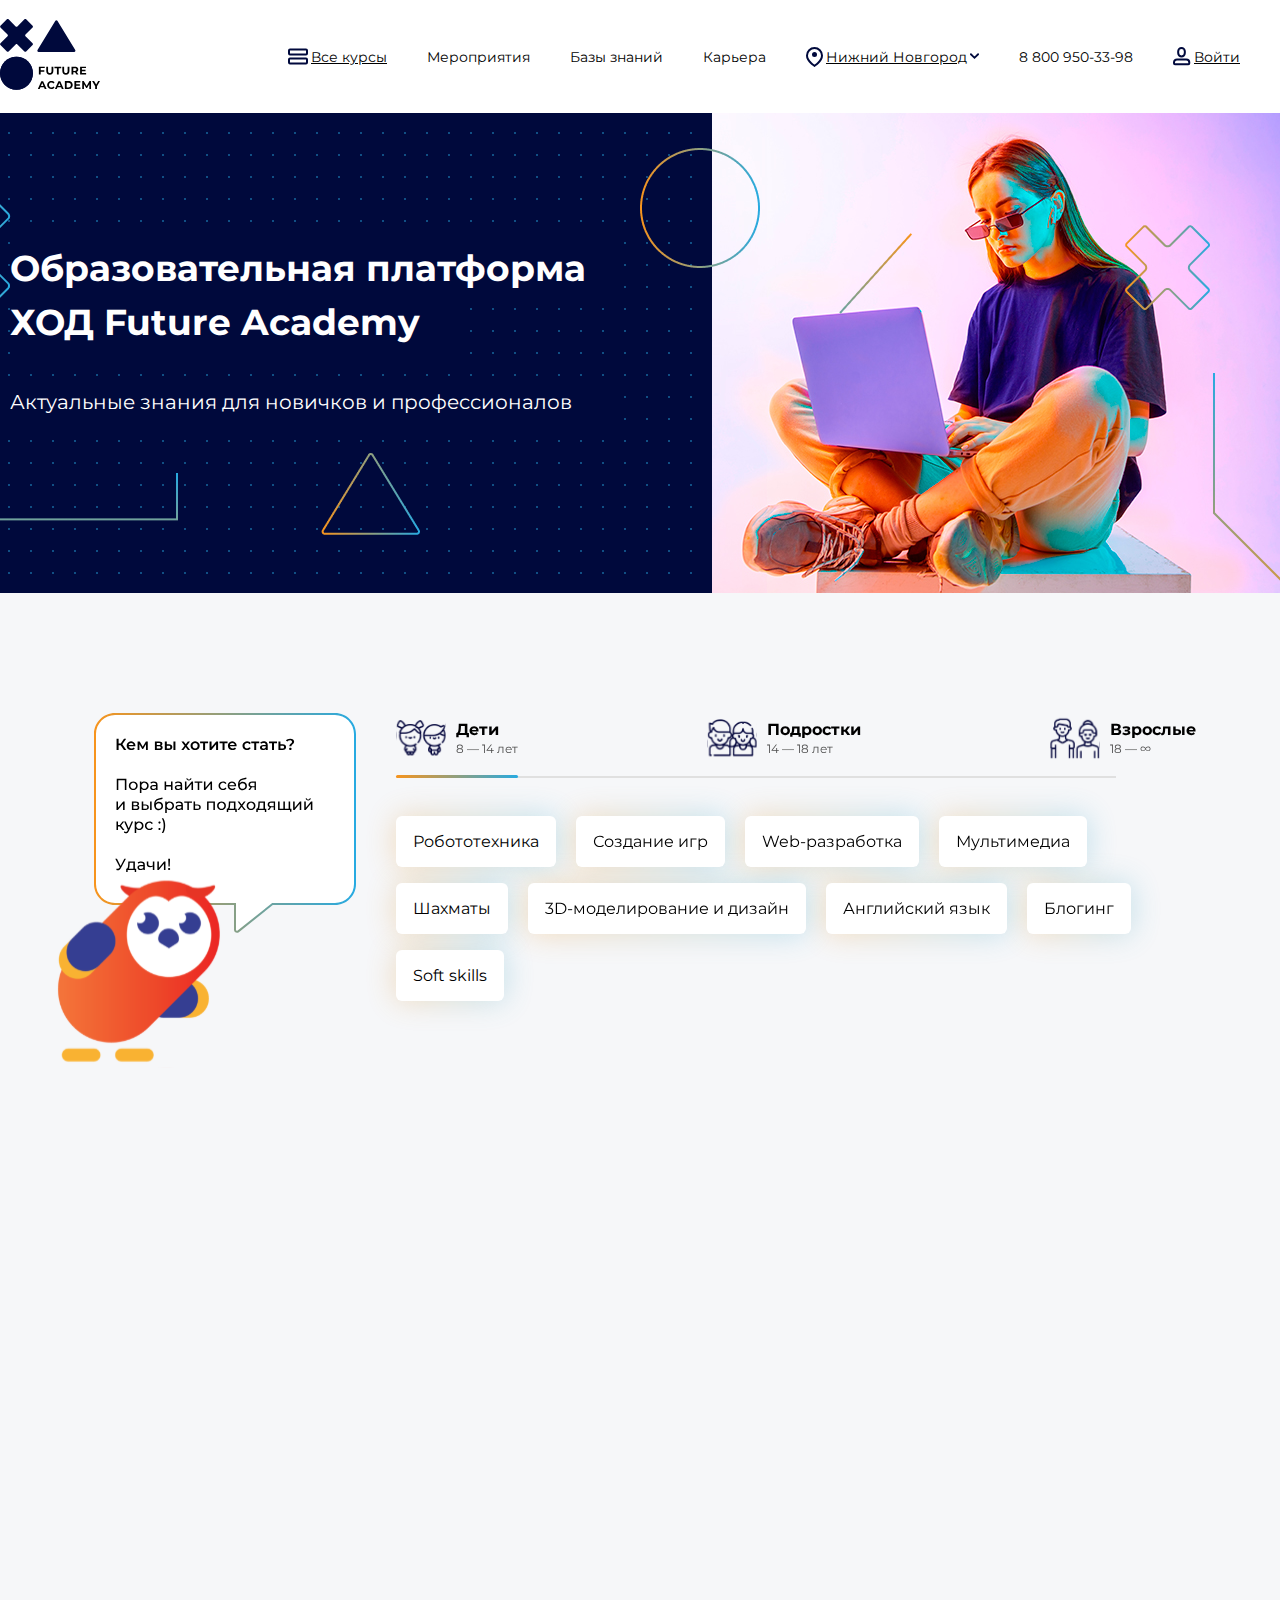
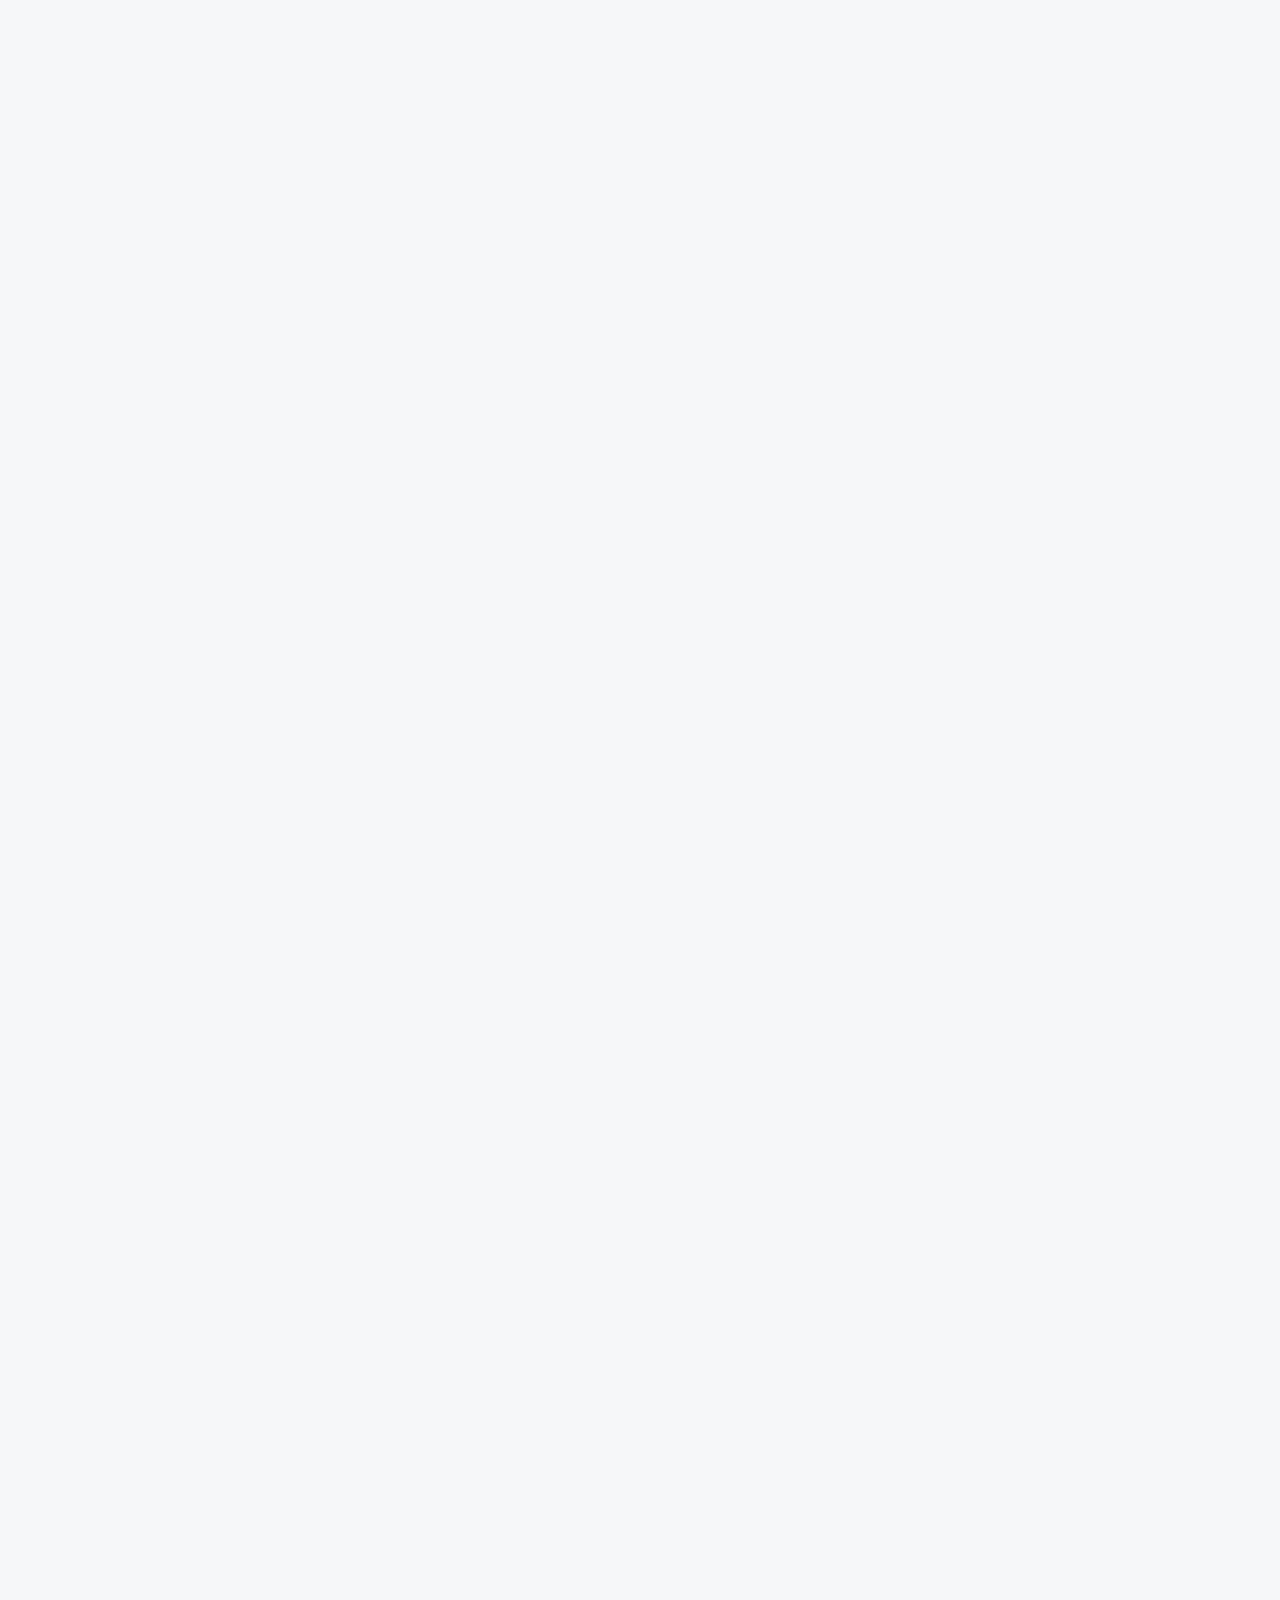
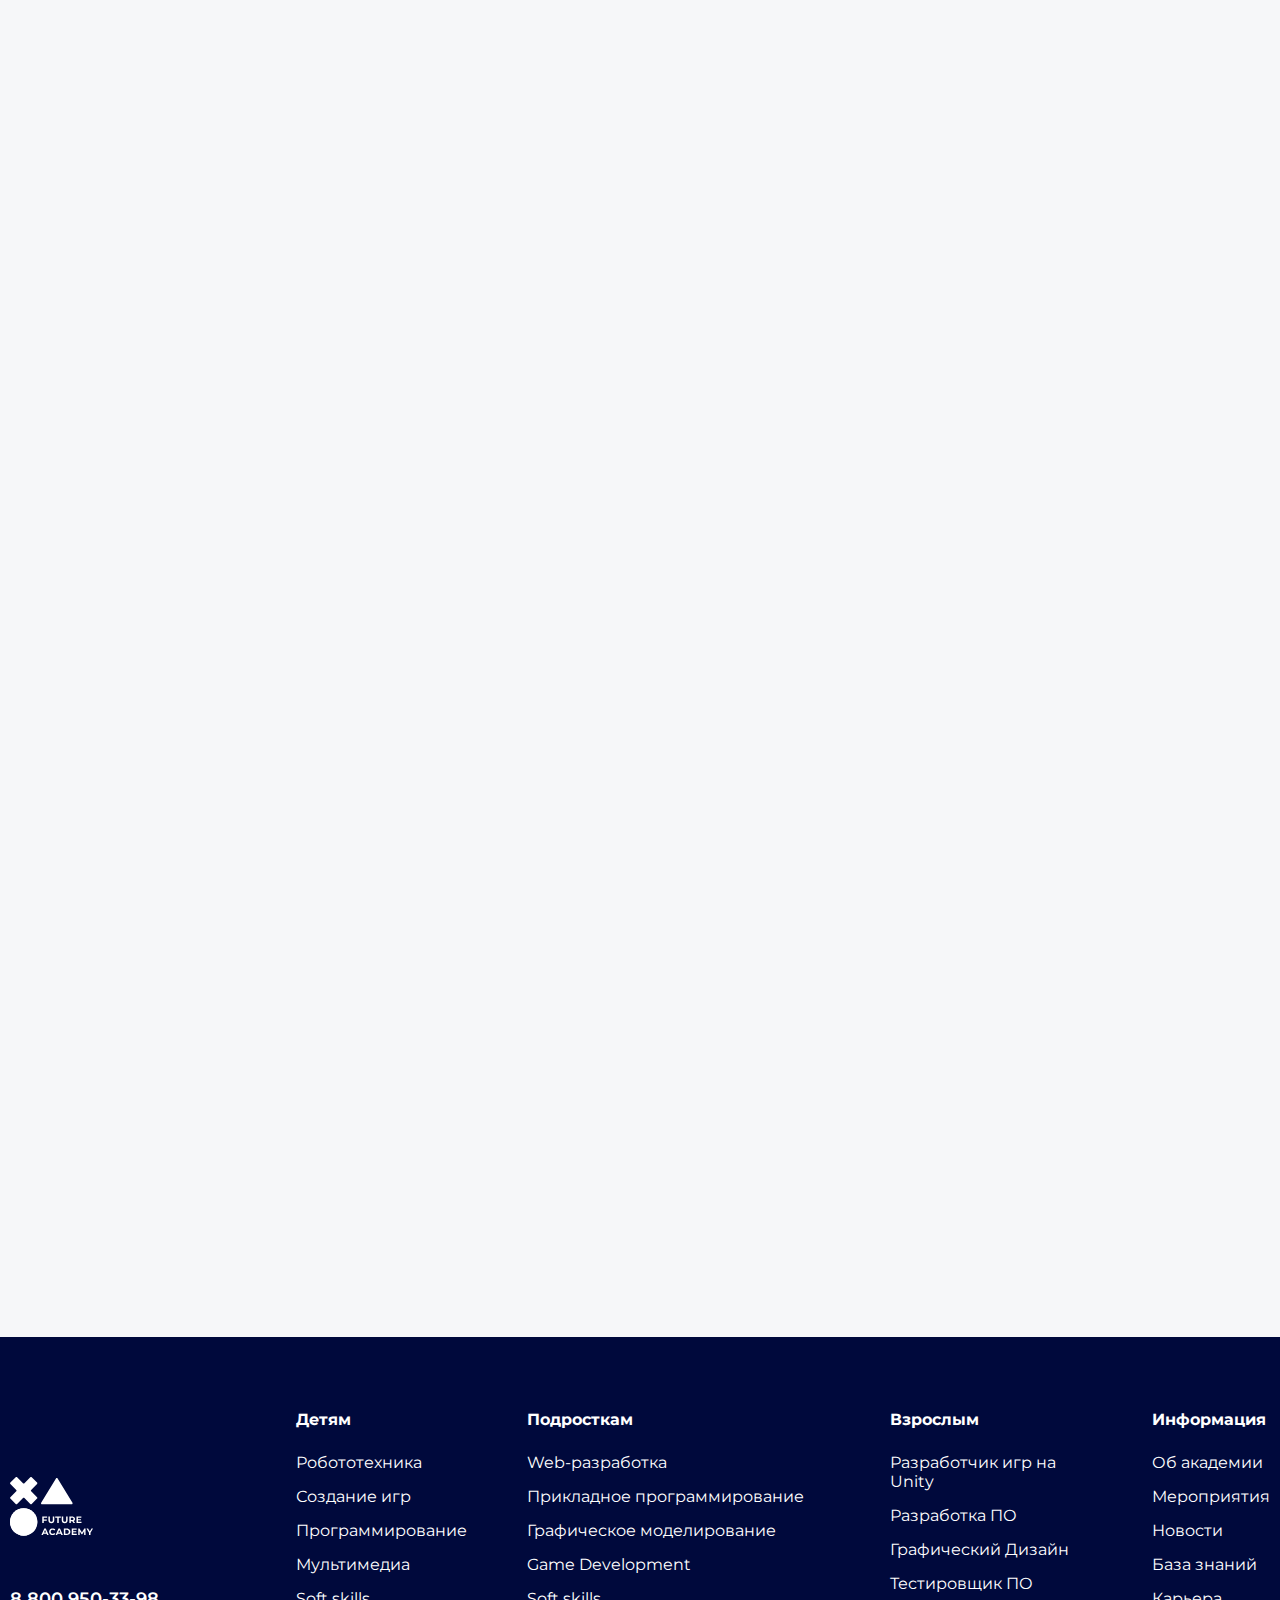
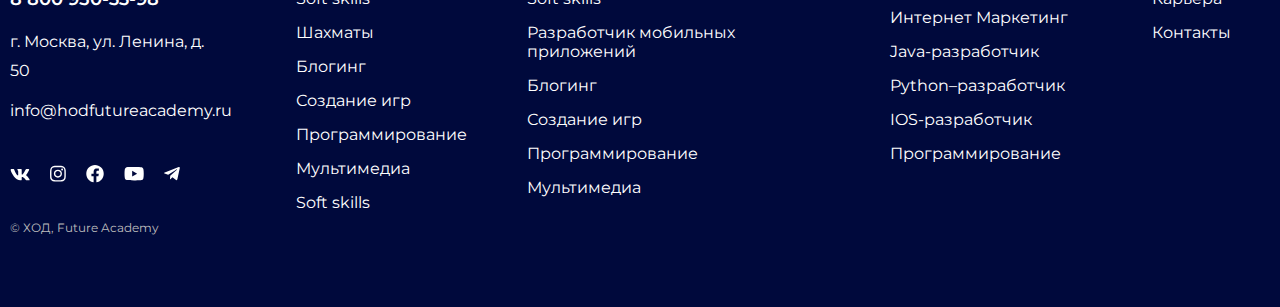
<file: index.html>
<!DOCTYPE html>
<html lang="en">
  <head>
    <meta charset="UTF-8" />
    <meta name="viewport" content="width=device-width, initial-scale=1.0" />
    <title>Future academy</title>
    <link rel="stylesheet" href="css/hamb.css" />
    <link rel="stylesheet" href="https://unpkg.com/aos@next/dist/aos.css" />
    <link
      rel="stylesheet"
      href="https://cdn.jsdelivr.net/npm/swiper@11/swiper-bundle.min.css"
    />
    <link rel="stylesheet" href="css/style.css" />
  </head>

  <body>
    <header class="header">
      <nav class="header__nav container">
        <a class="logo" href="#footer">
          <picture>
            <source
              srcset="images/icons/logo-mobile.svg"
              media="(max-width: 768px)"
            />
            <img class="logo__img" src="images/icons/logo.svg" alt="logo" />
          </picture>
        </a>

        <div class="menu">
          <ul class="menu__list">
            <li class="menu__list-item menu__list-link--courses">
              <svg xmlns="http://www.w3.org/2000/svg" width="20" height="17" viewBox="0 0 20 17" fill="none">
                <rect x="1" y="1.51392" width="18" height="4.99717" rx="1" stroke="#00093C" stroke-width="2"/>
                <rect x="1" y="10.4858" width="18" height="5" rx="1" stroke="#00093C" stroke-width="2"/>
              </svg>
              <a class="menu__list-link" href="#content"> Все курсы </a>
            </li>

            <li class="menu__list-item">
              <a class="menu__list-link__with-underline" href="#">
                Мероприятия
              </a>
            </li>

            <li class="menu__list-item">
              <a class="menu__list-link__with-underline" href="#">
                Базы знаний
              </a>
            </li>

            <li class="menu__list-item">
              <a class="menu__list-link__with-underline" href="#"> Карьера </a>
            </li>

            <li class="menu__list-item menu__list-link--address">
              <svg xmlns="http://www.w3.org/2000/svg" width="17" height="20" viewBox="0 0 17 20" fill="none">
                <path d="M16 8.5C16 11.3282 14.13 13.9545 12.0535 15.9699C11.036 16.9575 10.0146 17.754 9.24613 18.304C8.95504 18.5123 8.70155 18.6843 8.5 18.8171C8.29845 18.6843 8.04496 18.5123 7.75387 18.304C6.98537 17.754 5.96395 16.9575 4.94648 15.9699C2.86999 13.9545 1 11.3282 1 8.5C1 4.35786 4.35786 1 8.5 1C12.6421 1 16 4.35786 16 8.5Z" stroke="#00093C" stroke-width="2"/>
                <circle cx="8.5" cy="7.5" r="2.5" fill="#00093C"/>
              </svg>
              <a class="menu__list-link" href="#"> Нижний Новгород </a>
              <svg xmlns="http://www.w3.org/2000/svg" width="9" height="7" viewBox="0 0 10 7" fill="none">
                <path d="M1 1L5 5L9 1" stroke="#00093C" stroke-width="2" stroke-linecap="round"/>
              </svg>
            </li>

            <li class="menu__list-item">
              <a
                class="menu__list-link__with-underline menu__list-link--tel"
                href="tel:+88009503398"
              >
                8 800 950-33-98
              </a>
            </li>

            <li class="menu__list-item">
              <a class="menu__list-link menu__list-link--user" href="#">
                <svg xmlns="http://www.w3.org/2000/svg" width="18" height="19" viewBox="0 0 18 19" fill="none">
                  <rect x="5.18024" y="1" width="6.63833" height="8.41108" rx="3.31917" stroke="#00093C" stroke-width="2"/>
                  <path d="M1 15.4111C1 13.7543 2.34315 12.4111 4 12.4111H13.2795C14.9364 12.4111 16.2795 13.7543 16.2795 15.4111V16.3229C16.2795 16.8752 15.8318 17.3229 15.2795 17.3229H2C1.44772 17.3229 1 16.8752 1 16.3229V15.4111Z" stroke="#00093C" stroke-width="2"/>
                </svg>
                Войти
              </a>
            </li>
          </ul>
        </div>

        <button class="hamburger hamburger--squeeze" type="button">
          <span class="hamburger-box">
            <span class="hamburger-inner"></span>
          </span>
        </button>
      </nav>
    </header>

    <main class="main">
      <section
        class="top-picture"
        style="background-image: url('images/background/darker-bg.png')"
      >
        <div class="top-picture__text container">
          <h2 class="top-picture__title">
            Образовательная платформа
            <span>ХОД Future Academy</span>
          </h2>
          <p class="top-picture__subtitle">
            Актуальные знания для новичков и профессионалов
          </p>
        </div>
      </section>

      <section class="content" id="content">
        <div class="container">
          <div class="filter" data-aos="fade-up">
            <picture class="filter_img">
              <source
                src="images/owl/owl-mobile.svg"
                media="(max-width:1190px)"
              />
              <img
                class="owl_img--mobile"
                src="images/owl/owl-mobile.svg"
                alt="owl_img"
              />
              <img class="owl_img" src="images/owl/owl.svg" alt="owl_img" />
            </picture>
            <div class="filter_tabs">
              <ul class="filter_tabs__list">
                <li class="filter_tabs__item is-active">
                  <img class="filter_tabs__link--img" src="images/icons/children.svg" alt="#"/>
                  <a class="filter_tabs__link filter_tabs__link--active" href="#tab-1">
                    Дети
                    <span>8 — 14 лет</span>
                  </a>
                </li>

                <li class="filter_tabs__item">
                  <img src="images/icons/teenagers.svg" alt="" class="filter_tabs__link--img"/>
                  <a class="filter_tabs__link filter_tabs__link--teenagers" href="#tab-2">
                    Подростки
                    <span>14 — 18 лет</span>
                  </a>
                </li>

                <li class="filter_tabs__item">
                  <img src="images/icons/adults.svg" alt="" class="filter_tabs__link--img"/>
                  <a class="filter_tabs__link filter_tabs__link--adults" href="#tab-3">
                    Взрослые
                    <span>18 — ∞</span>
                  </a>
                </li>
              </ul>

              <div class="filter_tabs__content">
                <div class="filter_tabs__content-item">
                  <ul class="filter__list f__l--1 is-active">
                    <li class="filter__item">
                      <a class="filter__link" href="#"> Робототехника </a>
                    </li>
                    <li class="filter__item">
                      <a class="filter__link" href="#"> Создание игр </a>
                    </li>
                    <li class="filter__item">
                      <a class="filter__link" href="#"> Web-разработка </a>
                    </li>
                    <li class="filter__item">
                      <a class="filter__link" href="#"> Мультимедиа </a>
                    </li>
                    <li class="filter__item">
                      <a class="filter__link" href="#"> Шахматы </a>
                    </li>
                    <li class="filter__item">
                      <a class="filter__link" href="#"
                        >3D-моделирование и дизайн</a
                      >
                    </li>
                    <li class="filter__item">
                      <a class="filter__link" href="#"> Английский язык </a>
                    </li>
                    <li class="filter__item">
                      <a class="filter__link" href="#"> Блогинг </a>
                    </li>
                    <li class="filter__item">
                      <a class="filter__link" href="#"> Soft skills </a>
                    </li>
                  </ul>

                  <ul class="filter__list f__l--2">
                    <li class="filter__item">
                      <a class="filter__link" href="#">Web-разработка</a>
                    </li>
                    <li class="filter__item">
                      <a class="filter__link" href="#">Прикладное программирование</a
                      >
                    </li>
                    <li class="filter__item">
                      <a class="filter__link" href="#">Графическое моделирование</a>
                    </li>
                    <li class="filter__item">
                      <a class="filter__link" href="#">Game Development</a>
                    </li>
                    <li class="filter__item">
                      <a class="filter__link" href="#">Soft skills</a>
                    </li>
                    <li class="filter__item">
                      <a class="filter__link" href="#">Разработчик мобильных приложений</a>
                    </li>
                    <li class="filter__item">
                      <a class="filter__link" href="#">Блогинг</a>
                    </li>
                    <li class="filter__item">
                      <a class="filter__link" href="#">Создание игр</a>
                    </li>
                    <li class="filter__item">
                      <a class="filter__link" href="#">Программирование</a>
                    </li>
                    <li class="filter__item">
                      <a class="filter__link" href="#">Мультимедиа</a>
                    </li>
                  </ul>

                  <ul class="filter__list f__l--3">
                    <li class="filter__item">
                      <a class="filter__link" href="#">Разработчик игр на Unity</a>
                    </li>
                    <li class="filter__item">
                      <a class="filter__link" href="#">Разработка ПО</a>
                    </li>
                    <li class="filter__item">
                      <a class="filter__link" href="#">Графический Дизайн</a>
                    </li>
                    <li class="filter__item">
                      <a class="filter__link" href="#">Тестировщик ПО</a>
                    </li>
                    <li class="filter__item">
                      <a class="filter__link" href="#">Интернет Маркетинг</a>
                    </li>
                    <li class="filter__item">
                      <a class="filter__link" href="#">Java-разработчик</a>
                    </li>
                    <li class="filter__item">
                      <a class="filter__link" href="#">Python–разработчик</a>
                    </li>
                    <li class="filter__item">
                      <a class="filter__link" href="#">IOS-разработчик</a>
                    </li>
                    <li class="filter__item">
                      <a class="filter__link" href="#">Программирование</a>
                    </li>
                  </ul>
                </div>
              </div>
            </div>
          </div>

          <div class="content__video" data-aos="fade-up">
            <div class="video__wrap-with-svg">
              <svg
                class="triangle"
                xmlns="http://www.w3.org/2000/svg"
                width="165"
                height="137"
                viewBox="0 0 165 137"
                fill="none"
              >
                <path
                  d="M78.8653 2.94796L78.8698 2.94045C80.3996 0.390727 84.0096 0.307454 85.7956 2.96528L162.984 129.098L162.989 129.106C164.772 131.959 162.757 135.77 159.524 135.77H82.3251H5.12573C1.89957 135.77 -0.135345 132.171 1.67051 129.09C1.67196 129.088 1.6734 129.085 1.67485 129.083L78.8653 2.94796Z"
                  fill="white"
                  stroke="url(#paint0_linear_1_26)"
                  stroke-width="2"
                />
                <defs>
                  <linearGradient
                    id="paint0_linear_1_26"
                    x1="0"
                    y1="68.385"
                    x2="164.65"
                    y2="68.385"
                    gradientUnits="userSpaceOnUse"
                  >
                    <stop stop-color="#F7941D" />
                    <stop offset="1" stop-color="#27AAE1" />
                  </linearGradient>
                </defs>
              </svg>
              <svg
                class="bottom-left_line"
                xmlns="http://www.w3.org/2000/svg"
                width="281"
                height="132"
                viewBox="0 0 281 132"
                fill="none"
              >
                <path
                  d="M0 131H150L280 1"
                  stroke="url(#paint0_linear_1_27)"
                  stroke-width="2"
                />
                <defs>
                  <linearGradient
                    id="paint0_linear_1_27"
                    x1="0"
                    y1="66"
                    x2="280"
                    y2="66"
                    gradientUnits="userSpaceOnUse"
                  >
                    <stop stop-color="#F7941D" />
                    <stop offset="1" stop-color="#27AAE1" />
                  </linearGradient>
                </defs>
              </svg>

              <div class="video__wrap">
                <video src="#" poster="images/background/video-img.jpg"></video>
                <a class="content__video-link" href="#">
                  <img
                    class="content__video-img"
                    src="images/icons/play.svg"
                    alt="play"
                  />
                </a>
              </div>

              <svg
                class="top-right_line"
                xmlns="http://www.w3.org/2000/svg"
                width="352"
                height="351"
                viewBox="0 0 352 351"
                fill="none"
              >
                <path
                  d="M1 0V180H181L351 350"
                  stroke="url(#paint0_linear_1_28)"
                  stroke-width="2"
                />
                <defs>
                  <linearGradient
                    id="paint0_linear_1_28"
                    x1="1"
                    y1="175"
                    x2="351"
                    y2="175"
                    gradientUnits="userSpaceOnUse"
                  >
                    <stop stop-color="#F7941D" />
                    <stop offset="1" stop-color="#27AAE1" />
                  </linearGradient>
                </defs>
              </svg>
              <svg
                class="cross"
                xmlns="http://www.w3.org/2000/svg"
                width="230"
                height="230"
                viewBox="0 0 230 230"
                fill="none"
              >
                <path
                  d="M226.71 58.8085L226.691 58.8261L226.672 58.8447L177.056 108.461C173.521 111.996 173.521 118.22 177.056 121.755L226.672 171.372C229.426 174.126 229.426 179.083 226.672 181.838L181.598 226.912C178.844 229.666 173.887 229.666 171.133 226.912L121.516 177.295C117.981 173.76 111.757 173.76 108.222 177.295L58.6054 226.912C55.8512 229.666 50.8939 229.666 48.1397 226.912L3.06563 181.838C0.311455 179.083 0.311455 174.126 3.06563 171.372L52.682 121.755C56.2172 118.22 56.2172 111.996 52.682 108.461L3.06563 58.8447C0.311455 56.0906 0.311456 51.1331 3.06563 48.3789L48.1397 3.30489C50.8939 0.550713 55.8512 0.550713 58.6054 3.30489L108.222 52.9213C111.757 56.4565 117.981 56.4565 121.516 52.9213L171.133 3.30489C173.887 0.550713 178.844 0.550713 181.598 3.30489L226.672 48.3789C229.798 51.5044 229.741 56.0808 226.71 58.8085Z"
                  fill="white"
                  stroke="url(#paint0_linear_1_22)"
                  stroke-width="2"
                />
                <defs>
                  <linearGradient
                    id="paint0_linear_1_22"
                    x1="0"
                    y1="115.108"
                    x2="230"
                    y2="115.108"
                    gradientUnits="userSpaceOnUse"
                  >
                    <stop stop-color="#F7941D" />
                    <stop offset="1" stop-color="#27AAE1" />
                  </linearGradient>
                </defs>
              </svg>
            </div>
          </div>
          <div class="content__info" data-aos="fade-right">
            <h3 class="content__info-title">
              Актуальные знания от признанных экспертов рынка для новичков и
              практикующих специалистов.
            </h3>

            <ul class="content__info-list">
              <li class="content__info-item">
                <span class="content__info-num">600</span>
                <span class="content__info-text">Курсов</span>
              </li>
              <li class="content__info-item">
                <span class="content__info-num">82</span>
                <span class="content__info-text">Ведущих преподавателей</span>
              </li>
              <li class="content__info-item">
                <span class="content__info-num">14 795</span>
                <span class="content__info-text">Выпускников</span>
              </li>
            </ul>
          </div>

          <div class="content__grid" data-aos="fade-up">
            <ul class="content__grid-list">
              <li class="news__card news__card-orange" data-aos="fade-up">
                <div class="orange__card-wrap">
                  <div class="news__card-date">
                    <span class="news__card-date-num">25</span>
                    <span class="news__card-date-month">Ноября</span>
                  </div>

                  <div class="news__card-content">
                    <h4 class="news__card-title">День открытых дверей</h4>
                    <p class="news__card-text">
                      Приглашаем всех желающих на бесплатную экскурсию в мир
                      востребованных профессий и полезных навыков
                    </p>
                  </div>

                  <button class="news__card-btn">
                    Записаться
                    <svg
                      width="10"
                      height="10"
                      viewBox="0 0 10 14"
                      fill="none"
                      xmlns="http://www.w3.org/2000/svg"
                    >
                      <path
                        d="M1.87354 1.99658L7.68115 7.56201L1.87354 12.9655"
                        stroke="black"
                        stroke-width="2"
                        stroke-linecap="round"
                      />
                    </svg>
                  </button>
                </div>
              </li>
              <li class="news__card news__card-blue" data-aos="fade-up">
                <article class="blue__card-wrap">
                  <div class="news__card-content--blue">
                    <svg
                      width="78"
                      height="79"
                      viewBox="0 0 78 79"
                      fill="#000"
                      xmlns="http://www.w3.org/2000/svg"
                      xmlns:xlink="http://www.w3.org/1999/xlink"
                    >
                      <rect
                        x="0.223511"
                        y="0.77417"
                        width="77.553"
                        height="77.553"
                        fill="url(#pattern0)"
                      />
                      <defs>
                        <pattern
                          id="pattern0"
                          patternContentUnits="objectBoundingBox"
                          width="1"
                          height="1"
                        >
                          <use
                            xlink:href="#image0_64_4153"
                            transform="scale(0.0078125)"
                          />
                        </pattern>
                        <image
                          id="image0_64_4153"
                          width="128"
                          height="128"
                          xlink:href="[data-uri]"
                        />
                      </defs>
                    </svg>
                    <h4 class="news__card-title--smaller">
                      Программы обучения
                    </h4>
                    <p class="news__card-text--smaller">
                      В списке наших курсов вы сможете найти профессию и занятие
                      по душе, изучить новое и получить практические знания,
                      которые помогут получить работу мечты.
                    </p>
                  </div>

                  <button class="news__card-btn">
                    Подробнее
                    <svg
                      width="10"
                      height="10"
                      viewBox="0 0 10 14"
                      fill="none"
                      xmlns="http://www.w3.org/2000/svg"
                    >
                      <path
                        d="M1.87354 1.99658L7.68115 7.56201L1.87354 12.9655"
                        stroke="black"
                        stroke-width="2"
                        stroke-linecap="round"
                      />
                    </svg>
                  </button>
                </article>
              </li>
              <li class="news__card news__card-green" data-aos="fade-up">
                <article class="smaller__card-wrap">
                  <svg
                    width="70"
                    height="70"
                    viewBox="0 0 70 70"
                    fill="none"
                    xmlns="http://www.w3.org/2000/svg"
                    xmlns:xlink="http://www.w3.org/1999/xlink"
                  >
                    <rect
                      x="0.816895"
                      y="0.77417"
                      width="68.4853"
                      height="68.4853"
                      fill="url(#pattern0)"
                    />
                    <defs>
                      <pattern
                        id="pattern0"
                        patternContentUnits="objectBoundingBox"
                        width="1"
                        height="1"
                      >
                        <use
                          xlink:href="#image0_64_4154"
                          transform="scale(0.0078125)"
                        />
                      </pattern>
                      <image
                        id="image0_64_4154"
                        width="128"
                        height="128"
                        xlink:href="[data-uri]"
                      />
                    </defs>
                  </svg>
                  <h4 class="news__card-title--smaller">Новости Академии</h4>
                </article>
              </li>
              <li class="news__card news__card-pink" data-aos="fade-up">
                <div class="smaller__card-wrap">
                  <img src="images/icons/diagram.svg" alt="" />
                  <h4 class="news__card-title--smaller">Мир IT</h4>
                </div>
              </li>

              <li class="news__card news__card-yellow" data-aos="fade-up">
                <div class="yellow__card-wrap">
                  <img
                    class="yellow__svg-try"
                    src="images/icons/try.svg"
                    alt=""
                  />
                  <div class="yellow-news__card-content">
                    <h4 class="yellow-news__card-title">Попробуй!</h4>
                    <p class="yellow-news__card-text">
                      Пройдите тест и узнайте свои способности в сфере
                      информационных технологий
                    </p>
                  </div>
                </div>
              </li>
            </ul>
          </div>
        </div>
      </section>

      <section class="reviews" data-aos="fade-up">
        <h4 class="reviews__title">Отзывы наших студентов</h4>

        <article class="swiper reviews__slider mySwiper">
          <div class="swiper-wrapper slides-wrapper">
            <div class="swiper-slide reviews_slider--item">
              <div class="slider_card">
                <a href="#" class="student_profile">
                  <div class="profile_wrap">
                    <picture class="student_pfp">
                      <img src="images/pfp/6.jpg" alt="" />
                    </picture>
                    <div class="card_profile_text">
                      <span class="profile_name">Имя Фамилия</span>
                      <span class="profile_occupation">
                        Студент курса «WEB-разработчик»
                      </span>
                    </div>
                  </div>
                </a>
                <p class="slider_card_text">
                  Lorem ipsum dolor sit amet, consectetur adipiscing elit. Ut
                  feugiat nisl at augue dapibus, id tristique lorem placerat.
                  Curabitur pellentesque est bibendum urna facilisis varius. In
                  hac habitasse platea dictumst. In ut dui sodales.
                </p>
                <div class="study_rate">
                  <svg
                    class="study_rate--svg"
                    width="20px"
                    height="20px"
                    viewBox="0 0 22 20"
                    fill="#F7941D"
                    xmlns="http://www.w3.org/2000/svg"
                  >
                    <path
                      d="M10.9345 0L14.2124 6.42295L21.3339 7.55557L16.2382 12.6578L17.3617 19.7807L10.9345 16.5111L4.50737 19.7807L5.63085 12.6578L0.535173 7.55557L7.65667 6.42295L10.9345 0Z"
                      fill="#F7941D"
                    ></path>
                  </svg>
                  <span class="rate">4,87 / 5</span>
                </div>
              </div>
            </div>

            <div class="swiper-slide reviews_slider--item">
              <div class="slider_card">
                <a href="#" class="student_profile">
                  <div class="profile_wrap">
                    <picture class="student_pfp">
                      <img src="images/pfp/2.jpg" alt="" />
                    </picture>
                    <div class="card_profile_text">
                      <span class="profile_name">Имя Фамилия</span>
                      <span class="profile_occupation">
                        Студент курса «WEB-разработчик»
                      </span>
                    </div>
                  </div>
                </a>
                <p class="slider_card_text">
                  Lorem ipsum dolor sit amet, consectetur adipiscing elit. Ut
                  feugiat nisl at augue dapibus, id tristique lorem placerat.
                  Curabitur pellentesque est bibendum urna facilisis varius.
                </p>
                <div class="study_rate">
                  <svg
                    class="study_rate--svg"
                    width="20px"
                    height="20px"
                    viewBox="0 0 22 20"
                    fill="#F7941D"
                    xmlns="http://www.w3.org/2000/svg"
                  >
                    <path
                      d="M10.9345 0L14.2124 6.42295L21.3339 7.55557L16.2382 12.6578L17.3617 19.7807L10.9345 16.5111L4.50737 19.7807L5.63085 12.6578L0.535173 7.55557L7.65667 6.42295L10.9345 0Z"
                      fill="#F7941D"
                    ></path>
                  </svg>
                  <span class="rate">4,87 / 5</span>
                </div>
              </div>
            </div>

            <div class="swiper-slide reviews_slider--item">
              <div class="slider_card">
                <a href="#" class="student_profile">
                  <div class="profile_wrap">
                    <picture class="student_pfp">
                      <img src="images/pfp/1.jpg" alt="" />
                    </picture>
                    <div class="card_profile_text">
                      <span class="profile_name">Имя Фамилия</span>
                      <span class="profile_occupation">
                        Студент курса «WEB-разработчик»
                      </span>
                    </div>
                  </div>
                </a>
                <p class="slider_card_text">
                  Lorem ipsum dolor sit amet, consectetur adipiscing elit. Ut
                  feugiat nisl at augue dapibus, id tristique lorem placerat.
                  Curabitur pellentesque est bibendum urna facilisis varius. In
                  hac habitasse platea dictumst. In ut dui sodales, scelerisque
                  eros non, ultrices magna.
                </p>
                <div class="study_rate">
                  <svg
                    class="study_rate--svg"
                    width="20px"
                    height="20px"
                    viewBox="0 0 22 20"
                    fill="#F7941D"
                    xmlns="http://www.w3.org/2000/svg"
                  >
                    <path
                      d="M10.9345 0L14.2124 6.42295L21.3339 7.55557L16.2382 12.6578L17.3617 19.7807L10.9345 16.5111L4.50737 19.7807L5.63085 12.6578L0.535173 7.55557L7.65667 6.42295L10.9345 0Z"
                      fill="#F7941D"
                    ></path>
                  </svg>
                  <span class="rate">4,87 / 5</span>
                </div>
              </div>
            </div>

            <div class="swiper-slide reviews_slider--item">
              <div class="slider_card">
                <a href="#" class="student_profile">
                  <div class="profile_wrap">
                    <picture class="student_pfp">
                      <img src="images/pfp/4.jpg" alt="" />
                    </picture>
                    <div class="card_profile_text">
                      <span class="profile_name">Имя Фамилия</span>
                      <span class="profile_occupation">
                        Студент курса «WEB-разработчик»
                      </span>
                    </div>
                  </div>
                </a>
                <p class="slider_card_text">
                  Lorem ipsum dolor sit amet consectetur adipisicing elit. Ut
                  voluptatum quisquam sit blanditiis aut est eveniet iste
                  quaerat. Officiis, dolores!
                </p>
                <div class="study_rate">
                  <svg
                    class="study_rate--svg"
                    width="20px"
                    height="20px"
                    viewBox="0 0 22 20"
                    fill="#F7941D"
                    xmlns="http://www.w3.org/2000/svg"
                  >
                    <path
                      d="M10.9345 0L14.2124 6.42295L21.3339 7.55557L16.2382 12.6578L17.3617 19.7807L10.9345 16.5111L4.50737 19.7807L5.63085 12.6578L0.535173 7.55557L7.65667 6.42295L10.9345 0Z"
                      fill="#F7941D"
                    ></path>
                  </svg>
                  <span class="rate">4,87 / 5</span>
                </div>
              </div>
            </div>

            <div class="swiper-slide reviews_slider--item">
              <div class="slider_card">
                <a href="#" class="student_profile">
                  <div class="profile_wrap">
                    <picture class="student_pfp">
                      <img src="images/pfp/3.jpg" alt="" />
                    </picture>
                    <div class="card_profile_text">
                      <span class="profile_name">Имя Фамилия</span>
                      <span class="profile_occupation">
                        Студент курса «WEB-разработчик»
                      </span>
                    </div>
                  </div>
                </a>
                <p class="slider_card_text">
                  Lorem ipsum dolor sit amet consectetur adipisicing elit. Ut
                  voluptatum quisquam sit blanditiis aut est eveniet iste
                  quaerat. Officiis, dolores!
                </p>
                <div class="study_rate">
                  <svg
                    class="study_rate--svg"
                    width="20px"
                    height="20px"
                    viewBox="0 0 22 20"
                    fill="#F7941D"
                    xmlns="http://www.w3.org/2000/svg"
                  >
                    <path
                      d="M10.9345 0L14.2124 6.42295L21.3339 7.55557L16.2382 12.6578L17.3617 19.7807L10.9345 16.5111L4.50737 19.7807L5.63085 12.6578L0.535173 7.55557L7.65667 6.42295L10.9345 0Z"
                      fill="#F7941D"
                    ></path>
                  </svg>
                  <span class="rate">4,87 / 5</span>
                </div>
              </div>
            </div>

            <div class="swiper-slide reviews_slider--item">
              <div class="slider_card">
                <a href="#" class="student_profile">
                  <div class="profile_wrap">
                    <picture class="student_pfp">
                      <img src="images/pfp/1.jpg" alt="" />
                    </picture>
                    <div class="card_profile_text">
                      <span class="profile_name">Имя Фамилия</span>
                      <span class="profile_occupation">
                        Студент курса «WEB-разработчик»
                      </span>
                    </div>
                  </div>
                </a>
                <p class="slider_card_text">
                  Lorem ipsum dolor sit amet, consectetur adipiscing elit. Ut
                  feugiat nisl at augue dapibus, id tristique lorem placerat.
                  Curabitur pellentesque est bibendum urna facilisis varius. In
                  hac habitasse platea dictumst. In ut dui sodales.
                </p>
                <div class="study_rate">
                  <svg
                    class="study_rate--svg"
                    width="20px"
                    height="20px"
                    viewBox="0 0 22 20"
                    fill="#F7941D"
                    xmlns="http://www.w3.org/2000/svg"
                  >
                    <path
                      d="M10.9345 0L14.2124 6.42295L21.3339 7.55557L16.2382 12.6578L17.3617 19.7807L10.9345 16.5111L4.50737 19.7807L5.63085 12.6578L0.535173 7.55557L7.65667 6.42295L10.9345 0Z"
                      fill="#F7941D"
                    ></path>
                  </svg>
                  <span class="rate">4,87 / 5</span>
                </div>
              </div>
            </div>

            <div class="swiper-slide reviews_slider--item">
              <div class="slider_card">
                <a href="#" class="student_profile">
                  <div class="profile_wrap">
                    <picture class="student_pfp">
                      <img src="images/pfp/2.jpg" alt="" />
                    </picture>
                    <div class="card_profile_text">
                      <span class="profile_name">Имя Фамилия</span>
                      <span class="profile_occupation">
                        Студент курса «WEB-разработчик»
                      </span>
                    </div>
                  </div>
                </a>
                <p class="slider_card_text">
                  Lorem ipsum dolor sit amet, consectetur adipiscing elit. Ut
                  feugiat nisl at augue dapibus, id tristique lorem placerat.
                  Curabitur pellentesque est bibendum urna facilisis varius.
                </p>
                <div class="study_rate">
                  <svg
                    class="study_rate--svg"
                    width="20px"
                    height="20px"
                    viewBox="0 0 22 20"
                    fill="#F7941D"
                    xmlns="http://www.w3.org/2000/svg"
                  >
                    <path
                      d="M10.9345 0L14.2124 6.42295L21.3339 7.55557L16.2382 12.6578L17.3617 19.7807L10.9345 16.5111L4.50737 19.7807L5.63085 12.6578L0.535173 7.55557L7.65667 6.42295L10.9345 0Z"
                      fill="#F7941D"
                    ></path>
                  </svg>
                  <span class="rate">4,87 / 5</span>
                </div>
              </div>
            </div>
          </div>

          <div class="swiper-scrollbar my-scroll"></div>
        </article>
      </section>

      <section class="advantages" data-aos="fade-up">
        <div class="container">
          <h3 class="adv_headline">Добро пожаловать в Академию будущего ХОД</h3>
          <ul class="adv_lists">
            <li class="adv_items">
              <div class="adv_items--wrap">
                <img
                  class="adv_items--svg"
                  src="images/icons/settings.svg"
                  alt=""
                />
                <p class="adv_text">
                  Передовой подход к образовательному процессу
                </p>
              </div>
            </li>

            <li class="adv_items">
              <div class="adv_items--wrap">
                <img
                  class="adv_items--svg"
                  src="images/icons/book.svg"
                  alt=""
                />
                <p class="adv_text">
                  Непрерывное усовершенствование и пополнение базы курсов
                </p>
              </div>
            </li>

            <li class="adv_items">
              <div class="adv_items--wrap">
                <img
                  class="adv_items--svg"
                  src="images/icons/teacher.svg"
                  alt=""
                />
                <p class="adv_text">Только практикующие преподаватели</p>
              </div>
            </li>

            <li class="adv_items">
              <div class="adv_items--wrap">
                <img
                  class="adv_items--svg"
                  src="images/icons/human.svg"
                  alt=""
                />
                <p class="adv_text">
                  Сопровождение на всех этапах. От начала обучения до
                  трудоустройства
                </p>
              </div>
            </li>
          </ul>
        </div>
      </section>

      <section class="help" data-aos="fade-right">
        <div class="owl-help-wrap">
          <picture class="help_owl">
            <source
              srcset="images/owl/owl-help-mobile.svg"
              media="(max-width:768px)"
            />
            <img src="images/owl/owl-help.svg" alt="" />
          </picture>
          <form class="help_form" action="#">
            <div class="help_form--box">
              <input
                class="o-help__input o_help__input--name"
                type="text"
                placeholder="Ваше имя"
                required=""
              />
            </div>
            <div class="help_form--box">
              <input
                class="o-help__input o_help__input--tel"
                type="tel"
                placeholder="Ваш телефон"
                required=""
              />
              <input
                class="o-help__input"
                type="email"
                placeholder="Ваш e-mail"
                required=""
              />
            </div>
            <div class="help_form--bottom_box">
              <p class="o-help__agreement">
                Нажимая на кнопку, я соглашаюсь на обработку персональных данных
                и с правилами пользования <br />
                Платформой
              </p>
              <button class="o-help__btn" type="submit">Отправить</button>
            </div>
          </form>
        </div>
        <!-- <div class="container">
        </div> -->
      </section>
    </main>

    <footer class="footer" id="footer">
      <div class="container">
        <div class="footer__wrap">
          <article class="footer__contacts">
            <a href="#header" class="logo">
              <img src="images/icons/logo-white.svg" alt="" />
            </a>

            <address class="address">
              <ul class="address__list">
                <li class="address__item">
                  <a
                    class="address__link address__link--tel"
                    href="tel:+88009503398"
                  >
                    8 800 950-33-98
                  </a>
                </li>

                <li class="address__item">
                  <a class="address__link" href="#">
                    г. Москва, ул. Ленина, д. 50
                  </a>
                </li>

                <li class="address__item">
                  <a
                    class="address__link"
                    href="mailto:info@hodfutureacademy.ru"
                  >
                    info@hodfutureacademy.ru
                  </a>
                </li>
              </ul>

              <ul class="socials">
                <li class="socials__item">
                  <a class="socials__link" href="#">
                    <img
                      src="images/icons/vk.svg"
                      alt=""
                      class="socials__img"
                    />
                  </a>
                </li>

                <li class="socials__item">
                  <a class="socials__link" href="#">
                    <img
                      src="images/icons/insta.svg"
                      alt=""
                      class="socials__img"
                    />
                  </a>
                </li>

                <li class="socials__item">
                  <a class="socials__link" href="#">
                    <img
                      src="images/icons/fb.svg"
                      alt=""
                      class="socials__img"
                    />
                  </a>
                </li>

                <li class="socials__item">
                  <a class="socials__link" href="#">
                    <img
                      src="images/icons/yt.svg"
                      alt=""
                      class="socials__img"
                    />
                  </a>
                </li>

                <li class="socials__item">
                  <a class="socials__link" href="#">
                    <img
                      src="images/icons/tg.svg"
                      alt=""
                      class="socials__img"
                    />
                  </a>
                </li>
              </ul>

              <a href="#" class="copyrights">© ХОД, Future Academy</a>
            </address>
          </article>

          <nav class="footer__categories">
            <div class="footer__categories--columns">
              <p class="column__heading">Детям</p>
              <ul class="column__list">
                <li class="column__item">
                  <a class="column__link" href="#">Робототехника</a>
                </li>
                <li class="column__item">
                  <a class="column__link" href="#">Создание игр</a>
                </li>
                <li class="column__item">
                  <a class="column__link" href="#">Программирование</a>
                </li>
                <li class="column__item">
                  <a class="column__link" href="#">Мультимедиа</a>
                </li>
                <li class="column__item">
                  <a class="column__link" href="#">Soft skills</a>
                </li>
                <li class="column__item">
                  <a class="column__link" href="#">Шахматы</a>
                </li>
                <li class="column__item">
                  <a class="column__link" href="#">Блогинг</a>
                </li>
                <li class="column__item">
                  <a class="column__link" href="#">Создание игр</a>
                </li>
                <li class="column__item">
                  <a class="column__link" href="#">Программирование</a>
                </li>
                <li class="column__item">
                  <a class="column__link" href="#">Мультимедиа</a>
                </li>
                <li class="column__item">
                  <a class="column__link" href="#">Soft skills</a>
                </li>
              </ul>
            </div>

            <div class="footer__categories--columns">
              <p class="column__heading">Подросткам</p>
              <ul class="column__list">
                <li class="column__item">
                  <a class="column__link" href="#">Web-разработка</a>
                </li>
                <li class="column__item">
                  <a class="column__link" href="#"
                    >Прикладное программирование</a
                  >
                </li>
                <li class="column__item">
                  <a class="column__link" href="#">Графическое моделирование</a>
                </li>
                <li class="column__item">
                  <a class="column__link" href="#">Game Development</a>
                </li>
                <li class="column__item">
                  <a class="column__link" href="#">Soft skills</a>
                </li>
                <li class="column__item">
                  <a class="column__link" href="#"
                    >Разработчик мобильных приложений</a
                  >
                </li>
                <li class="column__item">
                  <a class="column__link" href="#">Блогинг</a>
                </li>
                <li class="column__item">
                  <a class="column__link" href="#">Создание игр</a>
                </li>
                <li class="column__item">
                  <a class="column__link" href="#">Программирование</a>
                </li>
                <li class="column__item">
                  <a class="column__link" href="#">Мультимедиа</a>
                </li>
              </ul>
            </div>

            <div class="footer__categories--columns">
              <p class="column__heading">Взрослым</p>
              <ul class="column__list">
                <li class="column__item">
                  <a class="column__link" href="#">Разработчик игр на Unity</a>
                </li>
                <li class="column__item">
                  <a class="column__link" href="#">Разработка ПО</a>
                </li>
                <li class="column__item">
                  <a class="column__link" href="#">Графический Дизайн</a>
                </li>
                <li class="column__item">
                  <a class="column__link" href="#">Тестировщик ПО</a>
                </li>
                <li class="column__item">
                  <a class="column__link" href="#">Интернет Маркетинг</a>
                </li>
                <li class="column__item">
                  <a class="column__link" href="#">Java-разработчик</a>
                </li>
                <li class="column__item">
                  <a class="column__link" href="#">Python–разработчик</a>
                </li>
                <li class="column__item">
                  <a class="column__link" href="#">IOS-разработчик</a>
                </li>
                <li class="column__item">
                  <a class="column__link" href="#">Программирование</a>
                </li>
              </ul>
            </div>

            <div class="footer__categories--columns">
              <p class="column__heading">Информация</p>
              <ul class="column__list">
                <li class="column__item">
                  <a class="column__link" href="#">Об академии</a>
                </li>
                <li class="column__item">
                  <a class="column__link" href="#">Мероприятия</a>
                </li>
                <li class="column__item">
                  <a class="column__link" href="#">Новости</a>
                </li>
                <li class="column__item">
                  <a class="column__link" href="#">База знаний</a>
                </li>
                <li class="column__item">
                  <a class="column__link" href="#">Карьера</a>
                </li>
                <li class="column__item">
                  <a class="column__link" href="#">Контакты</a>
                </li>
              </ul>
            </div>
          </nav>
        </div>
      </div>
    </footer>

    <script src="https://cdn.jsdelivr.net/npm/swiper@11/swiper-bundle.min.js"></script>
    <script src="https://unpkg.com/aos@next/dist/aos.js"></script>
    <script src="main.js"></script>
  </body>
</html>
</file>
<file: css/hamb.css>
.hamburger {
    padding: 15px 15px;
    display: inline-block;
    cursor: pointer;
    transition-property: opacity, filter;
    transition-duration: 0.15s;
    transition-timing-function: linear;
    font: inherit;
    color: inherit;
    text-transform: none;
    background-color: transparent;
    border: 0;
    margin: 0;
    overflow: visible;
}

.hamburger:hover {
    opacity: 0.7;
}

.hamburger.is-active:hover {
    opacity: 0.7;
}

.hamburger.is-active .hamburger-inner,
.hamburger.is-active .hamburger-inner::before,
.hamburger.is-active .hamburger-inner::after {
    background-color: #000;
}

.hamburger-box {
    width: 40px;
    height: 24px;
    display: inline-block;
    position: relative;
}

.hamburger-inner {
    display: block;
    top: 50%;
    margin-top: -2px;
}

.hamburger-inner,
.hamburger-inner::before,
.hamburger-inner::after {
    width: 40px;
    height: 4px;
    background-color: #000;
    border-radius: 4px;
    position: absolute;
    transition-property: transform;
    transition-duration: 0.15s;
    transition-timing-function: ease;
}

.hamburger-inner::before,
.hamburger-inner::after {
    content: "";
    display: block;
}

.hamburger-inner::before {
    top: -10px;
}

.hamburger-inner::after {
    bottom: -10px;
}


/* Squeeze */
.hamburger--squeeze .hamburger-inner {
    transition-duration: 0.075s;
    transition-timing-function: cubic-bezier(0.55, 0.055, 0.675, 0.19);
}

.hamburger--squeeze .hamburger-inner::before {
    transition: top 0.075s 0.12s ease, opacity 0.075s ease;
}

.hamburger--squeeze .hamburger-inner::after {
    transition: bottom 0.075s 0.12s ease, transform 0.075s cubic-bezier(0.55, 0.055, 0.675, 0.19);
}

.hamburger--squeeze.is-active .hamburger-inner {
    transform: rotate(45deg);
    transition-delay: 0.12s;
    transition-timing-function: cubic-bezier(0.215, 0.61, 0.355, 1);
}

.hamburger--squeeze.is-active .hamburger-inner::before {
    top: 0;
    opacity: 0;
    transition: top 0.075s ease, opacity 0.075s 0.12s ease;
}

.hamburger--squeeze.is-active .hamburger-inner::after {
    bottom: 0;
    transform: rotate(-90deg);
    transition: bottom 0.075s ease, transform 0.075s 0.12s cubic-bezier(0.215, 0.61, 0.355, 1);
}
</file>
<file: css/style.css>
* {
    box-sizing: border-box;
}

body {
    margin: 0;
    font-family: "Montserrat", sans-serif;
    color: #000;
    background-color: #f6f7f9;
    display: flex;
    flex-direction: column;
}

@font-face {
    font-family: Montserrat;
    src: url(../fonts/Montserrat-Regular.ttf);
    font-weight: 400;
    font-style: regular;
}

@font-face {
    font-family: Montserrat;
    src: url(../fonts/Montserrat-Medium.ttf);
    font-weight: 500;
    font-style: medium;
}

@font-face {
    font-family: Montserrat;
    src: url(../fonts/Montserrat-SemiBold.ttf);
    font-weight: 600;
    font-style: semi-bold;

}

@font-face {
    font-family: Montserrat;
    src: url(../fonts/Montserrat-Bold.ttf);
    font-weight: 700;
    font-style: bold;
}

/* css reset */

html,
body,
div,
span,
applet,
object,
iframe,
h1,
h2,
h3,
h4,
h5,
h6,
p,
blockquote,
pre,
a,
abbr,
acronym,
address,
big,
cite,
code,
del,
dfn,
em,
img,
ins,
kbd,
q,
s,
samp,
small,
strike,
strong,
sub,
sup,
tt,
var,
b,
u,
i,
center,
dl,
dt,
dd,
ol,
ul,
li,
fieldset,
form,
label,
legend,
table,
caption,
tbody,
tfoot,
thead,
tr,
th,
td,
article,
aside,
canvas,
details,
embed,
figure,
figcaption,
footer,
header,
hgroup,
menu,
nav,
output,
ruby,
section,
summary,
time,
mark,
audio,
video {
    margin: 0;
    padding: 0;
    border: 0;
    font-size: 100%;
    vertical-align: baseline;
}

/* HTML5 display-role reset for older browsers */
article,
aside,
details,
figcaption,
figure,
footer,
header,
hgroup,
menu,
nav,
section {
    display: block;
}

ol,
ul,
li {
    list-style: none;
}

blockquote,
q {
    quotes: none;
}

table {
    border-collapse: collapse;
    border-spacing: 0;
}

a {
    color: inherit;
    text-decoration: inherit;
}

/* header */
.container {
    max-width: 81rem;
    margin: 0 auto;
    padding: 0 10px;
}

.header {
    background-color: #fff;
    position: relative;
}

.logo__img {
    width: auto;
}

.header__nav {
    display: flex;
    align-items: center;
    justify-content: space-between;
    padding: 1.2em 0;
}

.menu {
    display: flex;
    font-size: 14px;
    @media screen and (max-width:1220px) {
        position: fixed;
        top: 0;
        right: 0;
        width: 300px;
        height: 100vh;
        background: #fff;
        z-index: 100;
        flex-direction: column;
        justify-content: space-around;
        box-shadow: 1px 1px 5px 0px #00093c;
        transition: .5s;
        transform: translateX(100%);
    }
}

.menu.is-active{
    transform: translateX(0);
}

.menu__list {
    display: flex;
    align-items: center;
    @media screen and (max-width:1220px){
        flex-direction: column;
        gap: 2rem;
    }
}

.menu__list-item {
    margin-right: 40px;
    @media screen and (max-width:1220px){
        margin-right: 0;
    }
}

.menu__list-link__with-underline {
    background-image: linear-gradient(90deg, #F7941D, #27AAE1);
    background-size: 0% 3px;
    background-repeat: no-repeat;
    background-position: left bottom;
    transition: background-size 300ms ease;
}

.menu__list-link__with-underline:hover {
    background-size: 100% 3px;
}

.menu__list-link--courses,
.menu__list-link--address,
.menu__list-link--user {
    text-decoration: underline #000;
    display: flex;
    justify-content: center;
    align-items: center;
    gap: 3px;
}

.hamburger {
    z-index: 200;
    display: none;

    @media screen and (max-width: 1220px) {
        display: block;
    }
}

/* main */
.main {
    margin: 0;
}

.top-picture {
    height: 500px;
    position: relative;
    color: #fff;
    background-repeat: no-repeat;
    background-position-x: center;

    @media screen and (max-width:1220px) {
        background-position-x: left;
    }
}

.top-picture__text {
    padding-top: 8rem;

    @media screen and (max-width:1220px) {
        max-width: 40rem;
    }
}

.top-picture__title {
    max-width: 38rem;
    font-weight: 700;
    font-size: 36px;
    margin-bottom: 41px;
    display: block;
    line-height: 1.5;
    overflow: hidden;
    text-overflow: ellipsis;
    @media screen and (max-width: 385px) {
        font-size: 1.7em;
    }
}

.top-picture__subtitle {
    font-size: 20px;
    line-height: 1.2;
    display: block;
    line-height: 1.2;
    overflow: hidden;
    text-overflow: ellipsis;
    @media screen and (max-width: 385px) {
        font-size: 1.2em;
    }
}

/* content */
.content {
    margin: 100px 0;
}

.filter {
    display: flex;
    margin-bottom: 30px;
    justify-content: center;

    @media screen and (max-width: 1200px) {
        flex-wrap: wrap;
    }
}

.filter_img {
    margin-right: 40px;
    margin-left: -30px;
}

.owl_img {
    @media (max-width:1220px) {
        display: none;
    }
}

.owl_img--mobile {
    display: none;
}

.filter_tabs {
    max-width: 890px;
}

.filter__list {
    display: flex;
    flex-wrap: wrap;
    width: 100%;
}

.filter_tabs__list {
    padding-bottom: 15px;
    margin-bottom: 38px;
    position: relative;
    display: flex;

    @media screen and (max-width: 500px) {
        flex-direction: column;
        align-items: center;
        justify-content: center;
    }
}

.filter .filter_tabs__item {
    display: flex;
    align-items: center;
    max-width: 270px;
    position: relative;
    transition: transform 0.3s ease-in-out;
}

.filter_tabs__item.is-active::before{
    content: "";
    position: absolute;
    bottom: -15px;
    width: 100%;
    height: 3px;
    border-radius: 6px;
    z-index: 100;
    background: linear-gradient(75deg, #F7941D 0%, #27AAE1 100%);
    transform: scale(1);
}

.filter_tabs__item:not(:last-child) {
    margin-right: auto;
    @media screen and (max-width: 500px) {
        margin-right: 0;
        margin-bottom: 20px;
    }
}

.filter_tabs__content,
.filter_tabs__content-item {
    display: flex;
    flex-wrap: wrap;
}

.filter .filter_tabs__link {
    display: flex;
    flex-direction: column;
    position: relative;
    padding-left: 10px;
    font-weight: 700;
    font-size: 16px;
    line-height: 1.2;
}

.filter .filter_tabs__link span {
    display: block;
    font-weight: 400;
    font-size: 12px;
    color: #4f4f4f;
    padding-top: 3px;
}

.filter .filter_tabs__list::after {
    content: "";
    position: absolute;
    max-width: 880px;
    width: 90%;
    height: 2px;
    bottom: 0;
    background-color: #e0e0e0;
}

.filter__list {
    display: none;
}

.filter__list.is-active{
    display: flex !important;
    max-width: 800px;
    flex-wrap: wrap;
}

.filter__item {
    margin-right: 20px;
    margin-bottom: 16px;
}

.filter__link {
    position: relative;
    display: block;
    border-radius: 6px;
    background-color: #fff;
    padding: 16px 17px;
}

.filter__link::before {
    content: '';
    position: absolute;
    top: 0;
    left: 0;
    width: 100%;
    height: 100%;
    border-radius: 6px;
    background: linear-gradient(75deg, #F7941D 0%, #27AAE1 100%);
    filter: blur(15px);
    z-index: -1;
    opacity: 0.3;
    transition: .5s;
}
.filter__link:hover::before {
    opacity: 0.9;
    filter: blur(20px);
}

.filter_tabs__link--img {
    width: 50x;
}

/* video */
.content__video {
    display: flex;
    justify-content: center;
}

.video__wrap-with-svg {
    position: relative;
    z-index: 2;
    margin: 115px auto;

    @media screen and (max-width:785px) {
        position: static;
    }
}

.video__wrap-with-svg svg {
    @media screen and (max-width:1090px) {
        display: none;
    }
}

.video__wrap-with-svg video {
    max-width: 100vw;
}

.video__wrap {
    position: relative;
}

.triangle {
    position: absolute;
    top: -75px;
    left: -85px;
}

.bottom-left_line {
    position: absolute;
    bottom: 20px;
    left: -195px;
}

.top-right_line {
    position: absolute;
    top: -80px;
    right: -138px;
}

.cross {
    position: absolute;
    bottom: -135px;
    right: -70px;
}

.content__video-link {
    position: absolute;
    top: 50%;
    left: 50%;
    transform: translate(-50%, -50%);
}

/* information */
.content__info {
    margin: 30px auto;
}

.content__info-title {
    font-weight: 700;
    font-size: 24px;
    max-width: 780px;
    margin-bottom: 42px;
    display: block;
    line-height: 1.4;
    overflow: hidden;
    text-overflow: ellipsis;
}

.content__info-list {
    display: flex;
    margin-bottom: 82px;

    @media screen and (max-width:870px) {
        flex-direction: column;
    }
}

.content__info-item {
    display: flex;
    flex-direction: column;
}

.content__info-item:not(:last-child) {
    margin-right: 7rem;
    margin-bottom: 2rem;
}


.content__info-num {
    font-weight: 700;
    font-size: 86px;
    border-radius: 20px;
    background: var(--1, linear-gradient(90deg, #F7941D 10%, #27AAE1 40%));
    background-size: 200% 200%;
    color: #f6f7f9;
    padding: 0 5px;
    background-clip: text;
    -webkit-background-clip: text;
    -webkit-text-stroke: 10px transparent;

    @media screen and (max-width:870px) {
        background-size: 80% 100%;
    }
    @media screen and (max-width:385px) {
        font-weight: 600;
        font-size: 3.9rem;
    }
}

.content__info-text {
    width: 150px;
    font-size: 20px;
}

/* grid */
.content__grid-list {
    display: grid;
    grid-template-columns: repeat(3, 1fr);
    grid-gap: 20px;

    @media screen and (max-width: 1090px) {
        grid-template-columns: repeat(2, 1fr);
    }
}

.news__card {
    border-radius: 20px;
}

/* orange box */
.news__card-orange {
    grid-column: 1/4;
    grid-row: 1/2;
    background: #F7BC75;

    @media screen and (max-width:1090px) {
        grid-column: 1/3;
        grid-row: 1/2;
    }
}

.orange__card-wrap {
    display: flex;
    flex-direction: row;
    align-items: center;
    text-align: left;
    border-radius: 20px;
    padding: 25px 2rem;
    justify-content: center;

    @media screen and (max-width:1090px) {
        flex-direction: column;
        text-align: center;
    }
}

.news__card-date {
    display: flex;
    flex-direction: column;
    margin-right: 50px;
    margin-bottom: 20px;

    @media screen and (max-width:1090px) {
        margin-right: 0;
    }
}

.news__card-date-num {
    font-size: 76px;
    line-height: 1;
    font-weight: 700;
}

.news__card-date-month {
    font-size: 26px;
    line-height: 1;
}

.news__card-content {
    display: flex;
    flex-direction: column;
    justify-content: space-evenly;
    max-width: 585px;
    margin-right: auto;
    margin-bottom: 20px;

    @media screen and (max-width:1090px) {
        margin-right: 0;
    }
}

.news-card__box {
    max-width: 585px;
    margin-right: auto;
}

.news__card-title {
    color: #000;
    font-size: 2rem;
    font-style: normal;
    font-weight: 500;
    line-height: 2rem;
    margin-bottom: 25px;
    display: block;
}

.news__card-text {
    color: #333;
    font-size: 1.2rem;
    font-style: normal;
    font-weight: 400;
    line-height: 26px;
}

.news__card-btn {
    border: 2px solid #000;
    border-radius: 10px;
    padding: 1em 2rem;
    background: none;
}

/* blue box */
.news__card-blue {
    grid-column: 1/2;
    grid-row: 2/4;

    background: #C5DDFF;

    @media screen and (max-width:1090px) {
        grid-column: 1/3;
        grid-row: 2/3;
    }
}

.blue__card-wrap {
    display: flex;
    flex-direction: column;
    border-radius: 20px;
    align-items: center;
    padding: 30px 40px 40px;
}


.news__card-content--blue {
    display: flex;
    flex-direction: column;
    align-items: center;
    padding-top: 33px;
    margin-bottom: 50px;
}

.news__card-title--smaller {
    color: #000;
    text-align: center;
    font-family: Montserrat;
    font-size: 24px;
    font-style: normal;
    font-weight: 500;
    line-height: 26px;
    /* 108.333% */
    margin: 36px 0;
}

.news__card-text--smaller {
    color: var(--Gray-1, #333);
    text-align: center;
    font-family: Montserrat;
    font-size: 16px;
    font-style: normal;
    font-weight: 400;
    line-height: 24px;
    /* 150% */
}


/* green box */
.news__card-green {
    grid-column: 2/3;
    grid-row: 2/3;

    background: #B8EFCF;
    max-height: 220px;

    @media screen and (max-width:1090px) {
        grid-column: 1/2;
        grid-row: 3/4;
    }

    @media screen and (max-width:500px) {
        grid-column: 1/3;
        grid-row: 3/4;
    }
}

.smaller__card-wrap {
    display: flex;
    flex-direction: column;
    align-items: center;
    padding-top: 33px;
}



/* pink box */
.news__card-pink {
    grid-column: 3/4;
    grid-row: 2/3;

    background: #FFEEF6;

    @media screen and (max-width:1090px) {
        grid-column: 2/3;
        grid-row: 3/4;
    }

    @media screen and (max-width:500px) {
        grid-column: 1/3;
        grid-row: 4/5;
    }
}


/* yellow box */
.news__card-yellow {
    grid-column: 2/4;
    grid-row: 3/4;

    background: #FFE38E;

    @media screen and (max-width:1090px) {
        grid-column: 1/3;
        grid-row: 4/5;
    }

    @media screen and (max-width:500px) {
        grid-row: 5/6;
    }
}

.yellow__card-wrap {
    display: flex;
    flex-direction: row;
    align-items: center;
    text-align: left;
    border-radius: 20px;
    padding: 57px 80px;
    gap: 10px;

    @media screen and (max-width:1090px) {
        flex-direction: column;
        justify-content: center;
        text-align: justify;
        padding: 1.5em 1em;
    }
}

.yellow-news__card-content {
    display: flex;
    flex-direction: column;
    justify-content: space-evenly;

    @media screen and (max-width:1090px) {
        align-items: center;
    }
}

.yellow-news__card-title {
    color: #000;
    font-family: Montserrat;
    font-size: 24px;
    font-style: normal;
    font-weight: 500;
    line-height: 26px;
    margin-bottom: 30px;
}

.yellow-news__card-text {
    color: var(--Gray-1, #333);
    font-family: Montserrat;
    font-size: 16px;
    font-style: normal;
    font-weight: 400;
    line-height: 24px;
}

/* reviews, slider */
.reviews {
    background-image: url(../images/background/bg-reviews.svg);
    padding: 60px 0 90px;
    background-repeat: no-repeat;
    background-size: cover;
}

.slides-wrapper{
    display: flex;
    width: 100%;
    height: 100%;
}

.reviews__title {
    font-weight: 700;
    font-size: 2rem;
    color: #fff;
    text-align: center;
    margin-bottom: 20px;
}

.reviews_slider--item {
    background: #fff;
    border-radius: 16px;
    max-width: 280px;
}

.slider_card {
    padding: 20px;
}

.profile_wrap {
    display: flex;
    margin-bottom: 8px;
}

.student_pfp {
    margin-right: 10px;
}

.card_profile_text {
    display: flex;
    flex-direction: column;
    margin-bottom: 8px;
}

.profile_name {
    font-weight: 700;
    margin-bottom: 8px;
}

.profile_occupation {
    font-size: 12px;
    color: #4f4f4f;
}

.slider_card_text {
    line-height: 1.5;
    margin-bottom: 20px;
}

.study_rate {
    display: flex;
    align-items: center;
}

.study_rate--svg {
    margin-left: 8px;
    margin-right: 8px;
}

.swiper {
    padding: 50px 0;
}
.swiper-scrollbar {
    opacity: 1 !important;
}
.swiper-horizontal>.swiper-scrollbar, .swiper-scrollbar.swiper-scrollbar-horizontal {
    top: auto;
    bottom: 0;
}
.swiper-scrollbar-drag {
    background: linear-gradient(90deg, #F7941D 10%, #27AAE1 40%);
}


/* advantages */
.advantages {
    margin-top: 85px;
}

.adv_headline {
    font-size: 36px;
    margin-bottom: 50px;
    line-height: 1.2;
}

.adv_lists {
    display: flex;
    margin-bottom: 150px;
    flex-wrap: wrap;
}

.adv_items {
    margin-right: 20px;
}

.adv_items--wrap {
    display: flex;
    flex-direction: column;
    margin-bottom: 30px;
}

.adv_items--svg {
    width: 50px;
    height: 50px;
    margin-bottom: 20px;
}

.adv_text {
    width: 270px;
    font-size: 18px;
    font-weight: 500;
}

/* helper */
.help {
    margin-bottom: -40px;
    padding: 1rem;
}

.owl-help-wrap {
    display: flex;
    flex-direction: row;
    padding: 2.5rem;
    border-radius: 20px;
    background-color: #fff;
    min-height: 22rem;
    max-width: 81rem;
    margin: 0 auto;

    @media screen and (max-width: 1150px) {
        flex-wrap: wrap;
        justify-content: center;
    }
}

.help_owl {
    margin-top: -16px;
    margin-left: -90px;
    margin-right: auto;
    display: flex;

    @media screen and (max-width: 1150px) {
        margin-bottom: 0;
        margin-left: 0;
    }

    @media screen and (max-width: 375px) {
        margin-left: -50px;
    }
}

.help_form--box {
    display: flex;
    margin-bottom: 20px;

    @media screen and (max-width:500px) {
        flex-wrap: wrap;
    }
}

.o-help__input {
    display: inline-block;
    width: 100%;
    padding: 16px 19px;
    background-color: #dddfe6;
    border-radius: 6px;
    border: 2px solid transparent;
}

.o_help__input--name {
    width: 100%;
}

.o_help__input--tel {
    margin-right: 20px;

    @media screen and (max-width:500px) {
        margin-bottom: 20px;
        margin-right: 0;
    }
}

.help_form--bottom_box {
    display: inline-flex;
}

.o-help__agreement {
    display: inline-block;
    font-size: 10px;
    color: #4f4f4f;
    margin-right: 22px;
    max-width: 210px;
    font-weight: 400;
}

.o-help__btn {
    max-width: 208px;
    height: 50px;
    line-height: 1.8;
    color: #fff;
    background-color: #f7941d;
    border-radius: 6px;
    border: 1px solid transparent;
    box-shadow: 0px 4px 4px rgba(0, 0, 0, .25);
    font-weight: 500;
    font-size: 14px;
}


/* footer */
.footer {
    padding: 70px 0 56px;
    background-color: #00093c;
    color: #fff;
    z-index: -1;
}

.footer__wrap {
    display: inline-flex;
}

.footer__contacts {
    margin-right: 86px;
    margin-bottom: 15px;
}

.footer .logo {
    display: block;
    margin-top: 70px;
    margin-bottom: 43px;
}

/* address */
.address {
    font-style: normal;
}

.address__list {
    line-height: 1.8;
    margin-bottom: 38px;
}

.address__item {
    width: 200px;
}

.address__item:not(:last-child) {
    margin-bottom: 12px;
}

.address__link {
    display: block;
}

.address__link--tel {
    font-size: 18px;
    font-weight: 600;
}

/* socials */
.socials {
    display: flex;
    align-items: center;
    margin-bottom: 30px;
}

.socials__item:not(:last-child) {
    margin-right: 20px;
}

.copyrights {
    font-size: 12px;
    color: #bdbdbd;
    line-height: 1.2;
}


/* categories */
.footer__wrap {
    display: flex;
    justify-content: center;
}

.footer__categories {
    display: flex;
    min-width: 200px;

    @media screen and (max-width:1150px) {
        display: none;
    }
}

.footer__categories--columns:not(:last-child) {
    margin-right: 60px;
    margin-bottom: 15px;
}

.column__heading {
    margin-bottom: 20px;
    font-size: 16px;
    line-height: 1.6;
    font-weight: 700;
}

.column__item:not(:last-child) {
    margin-bottom: 15px;
}
</file>
